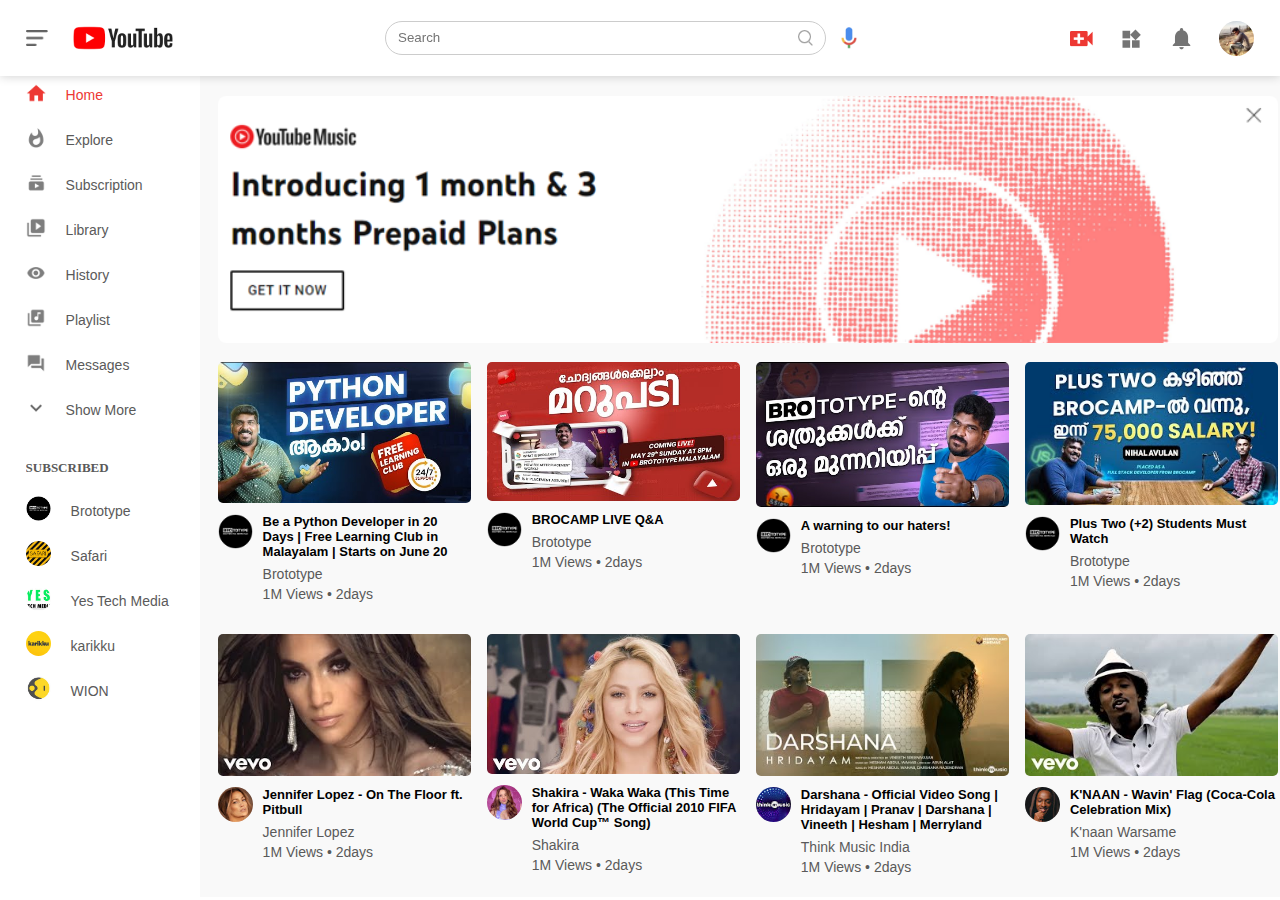
<file: index.html>
<!DOCTYPE html>
<html lang="en">
<head>
    <meta charset="UTF-8">
    <meta http-equiv="X-UA-Compatible" content="IE=edge">
    <meta name="viewport" content="width=device-width, initial-scale=1.0">
    <title>YouTube</title>
    <link rel="stylesheet" href="style.css">
    <link rel="shortcut icon" type="image/ico" href="images/youtube1_lgW_icon.ico">
    
</head>
<body>
    <nav class="flex-div">
        <div class="nav-left flex-div">
            <img src="images/menu.png" class="menu-icon">
            <img src="images/youTubeLogo.png" class="logo">
        </div>
        <div class="nav-middle flex-div">
            <div class="search-box flex-div">
                <input type="text" placeholder="Search">
                <img src="images/search.png">
            </div>
            <img src="images/voice-search.png" class="mic-icon">
        </div>
        <div class="nav-right flex-div">
            <img src="images/upload.png">
            <img src="images/more.png">
            <img src="images/notification.png">
            <img src="images/abhi.png" class="user-icon">
        </div>
    </nav>

    <!--------------sidebar------------>

    <div class="sidebar" style="overflow: scroll ;">
        <div class="shortcut-links">
            <div id="scrollbar">
            <a href=""><img src="images/home.png"><p>Home</p></a>
            <a href=""><img src="images/explore.png"><p>Explore</p></a>
            <a href=""><img src="images/subscriprion.png"><p>Subscription</p></a>
            <a href=""><img src="images/library.png"><p>Library</p></a>
            <a href=""><img src="images/history.png"><p>History</p></a>
            <a href=""><img src="images/playlist.png"><p>Playlist</p></a>
            <a href=""><img src="images/messages.png"><p>Messages</p></a>
            <a href=""><img src="images/show-more.png"><p>Show More</p></a>

            <hr>
            <div class="subscribed-list">
                <h3>SUBSCRIBED</h3>
                <a href="https://www.youtube.com/c/BrototypeMalayalam"><img src="images/brototypeThumbnail.png"><p>Brototype </p></a>
                <a href="https://www.youtube.com/c/SafariTVLive"><img src="images/safari.png"><p>Safari</p></a>
                <a href="https://www.youtube.com/c/YesTechMedia"><img src="images/yestechmedia.png"><p>Yes Tech Media</p></a>
                <a href="https://www.youtube.com/c/Karikku_Fresh"><img src="images/karikku.png"><p>karikku</p></a>
                <a href="https://www.youtube.com/c/WION"><img src="images/wion.png"><p>WION</p></a>
            </div>

        </div>
      
    </div>
    </div>

        <!---------- main --------->

    <div class="container">
        <div class="banner">
            <img src="images/youTubeMusic2.png">
        </div>
        <div class="list-container">
            <div class="vid-list">
                <a href="https://youtu.be/QEYPqODap30"><img src="images/brototypePython1.png" class="thumbnail"></a>
                <div class="flex-div">
                    <img src="images/brototypeThumbnail.png">
                     <div class="vid-info">
                        <a href="">Be a Python Developer in 20 Days | Free Learning Club in Malayalam | Starts on June 20</a>
                        <p>Brototype</p>
                        <p>1M Views &bull; 2days</p>
                    </div>
                </div>
            </div>

            <div class="vid-list">
                <a href="https://www.youtube.com/watch?v=u7jYtIePK5A"><img src="images/brocampQ&A.png" class="thumbnail"></a>
                <div class="flex-div">
                    <img src="images/brototypeThumbnail.png">
                    <div class="vid-info">
                        <a href="">BROCAMP LIVE Q&A</a>
                        <p>Brototype</p>
                        <p>1M Views &bull; 2days</p>
                    </div>
                </div>
            </div>

            <div class="vid-list">
                <a href="https://www.youtube.com/watch?v=uE5AUD6Kr8U"><img src="images/brototypeWarning.png" class="thumbnail"></a>
                <div class="flex-div">
                    <img src="images/brototypeThumbnail.png">
                    <div class="vid-info">
                        <a href="">A warning to our haters!</a>
                        <p>Brototype</p>
                        <p>1M Views &bull; 2days</p>
                    </div>
                </div>
            </div>

            <div class="vid-list">
                <a href="https://www.youtube.com/watch?v=W6-wPWI1EGY&t=1s"><img src="images/brototypeNihal.png" class="thumbnail"></a>
                <div class="flex-div">
                    <img src="images/brototypeThumbnail.png">
                    <div class="vid-info">
                        <a href="">Plus Two (+2) Students Must Watch</a>
                        <p>Brototype</p>
                        <p>1M Views &bull; 2days</p>
                    </div>
                </div>
            </div>

            <div class="vid-list">
                <a href="https://www.youtube.com/watch?v=t4H_Zoh7G5A"><img src="images/onTheFloor.png" class="thumbnail"></a>
                <div class="flex-div">
                    <img src="images/jenniferLopez.png">
                    <div class="vid-info">
                        <a href="">Jennifer Lopez - On The Floor ft. Pitbull</a>
                        <p>Jennifer Lopez</p>
                        <p>1M Views &bull; 2days</p>
                    </div>
                </div>
            </div>

            <div class="vid-list">
                <a href="https://youtu.be/pRpeEdMmmQ0"><img src="images/wakawaka.png" class="thumbnail"></a>
                <div class="flex-div">
                    <img src="images/shakira.png">
                    <div class="vid-info">
                        <a href="">Shakira - Waka Waka (This Time for Africa) (The Official 2010 FIFA World Cup™ Song)</a>
                        <p>Shakira</p>
                        <p>1M Views &bull; 2days</p>
                    </div>
                </div>
            </div>

            <div class="vid-list">
                <a href="https://youtu.be/epAFDEJImrU"><img src="images/darshana.png" class="thumbnail"></a>
                <div class="flex-div">
                    <img src="images/thinkMusicIndia.png">
                    <div class="vid-info">
                        <a href="">Darshana - Official Video Song | Hridayam | Pranav | Darshana | Vineeth | Hesham | Merryland</a>
                        <p>Think Music India</p>
                        <p>1M Views &bull; 2days</p>
                    </div>
                </div>
            </div>

            <div class="vid-list">
                <a href="https://youtu.be/WTJSt4wP2ME"><img src="images/wavingFlag.png" class="thumbnail"></a>
                <div class="flex-div">
                    <img src="images/k'nan.png">
                    <div class="vid-info">
                        <a href="">K'NAAN - Wavin' Flag (Coca-Cola Celebration Mix)</a>
                        <p>K'naan Warsame</p>
                        <p>1M Views &bull; 2days</p>
                    </div>
                </div>
            </div>
        </div>
    </div>

<script src="script.js"></script>
</body>
</html>
</file>
<file: style.css>
*{
    margin: 0;
    padding: 0;
    box-sizing: border-box;
}

a{
    text-decoration: none;
    color: #5a5a5a;
    font-family: sans-serif;
  
}
p{
    font-family: sans-serif;
    font-weight: 500;
    font-size: 14px;
    line-height: 20px;
}

img{
    cursor: pointer;
}

.flex-div{
    display: flex;
    align-items: center;
}

nav{
    padding: 10px 2%;
    justify-content: space-between;
    box-shadow: 0 0 10px rgba(0,0,0,0.2);
    background: #fff;
    position: sticky;
    top: 0;
    z-index: 1;
}

.nav-right img{
    width: 25px;
    margin-right: 25px;

}

.nav-right .user-icon{
    width: 35px;
    border-radius: 50%;
    margin-right: 0;

}

.nav-left .menu-icon{
    width: 22px;
    margin-right: 25px;

}

.nav-left .logo{
    width: 100px;
}

.nav-middle .mic-icon{
    width: 16px;


}

.nav-middle .search-box{
    border: 1px solid #ccc;
    margin-right: 15px;
    padding: 8px 12px;
    border-radius: 25px;

}

.nav-middle .search-box input{
    width: 400px;
    border: 0;
    outline: 0;
    background: transparent;

}

.nav-middle .search-box img{
    width: 15px;

}

/*-----------------sidebar--------*/

.sidebar{
    background: #fff;
    width: 15%;
    height: 100vh;
    position: fixed;
    top: 0;
    padding-left: 2%;
    padding-top: 80px;
    

}

.shortcut-links a img{
    width: 20px;
    margin-right: 20px;
}
.icon{
    width: 20px;
    height: 20px;
}

.shortcut-links a{
    display: flex;
    align-items: center;
    margin-bottom: 20px;
    width: fit-content;
    flex-wrap: wrap;
}
.shortcut-links a p{
    padding-top: 5px;
}

.shortcut-links a:first-child{
    color: #ed3833;
}

.sidebar hr{
    border: 0;

}
.sidebar{
    width: 200px;
}

.subscribed-list h3{
    font-size: 13px;
    margin: 20px 0;
    color: #5a5a5a;

}

.subscribed-list a{
    display: flex;
    align-items: center;
    margin-bottom: 20px;
    width: fit-content;
    flex-wrap: wrap;
}

.subscribed-list a img{
    width: 25px;
    border-radius: 50%;
    margin-right: 20px;
}

.small-sidebar{
    width: 5%;

}

.small-sidebar a p{
    display: none;
}

.small-sidebar h3{
    display: none;
}
.small-sidebar hr{
    width: 50%;
    margin-bottom: 25px;
}
/*---------main--------*/

.container{
    background: #f9f9f9;
    padding-left: 17%;
    padding-right: 2px;
    padding-top: 20px;
    padding-bottom: 20px;
    
    
}

.large-container{
    padding-left: 7%;
}

.banner{
    width: 100%;
    
}

.banner img{
    width: 100%;
    border-radius: 8px;
    height: 10%;
    
}

.list-container{
    display: grid;
    grid-template-columns: repeat(auto-fit,minmax(250px,1fr));
    grid-column-gap: 16px;
    grid-row-gap: 30px;
    margin-top: 15px;
}

.vid-list .thumbnail{
    width: 100%;
    border-radius: 5px;
}

.vid-list .flex-div{
    align-items: flex-start;
    margin-top: 7px;

}

.vid-list .flex-div img{
    width: 35px;
    margin-right: 10px;
    border-radius: 50%;
}

.vid-info{
    color: #5a5a5a;
    font-size: 13px;
}

.vid-info a{
    color: #000;
    font-weight: 600;
    display: block;
    margin-bottom: 5px;
}

#scrollbar{
    width: 400px;
    overflow-y: scroll;
    overflow-x: hidden;
    z-index: 5;
    position: relative;
}
</file>
